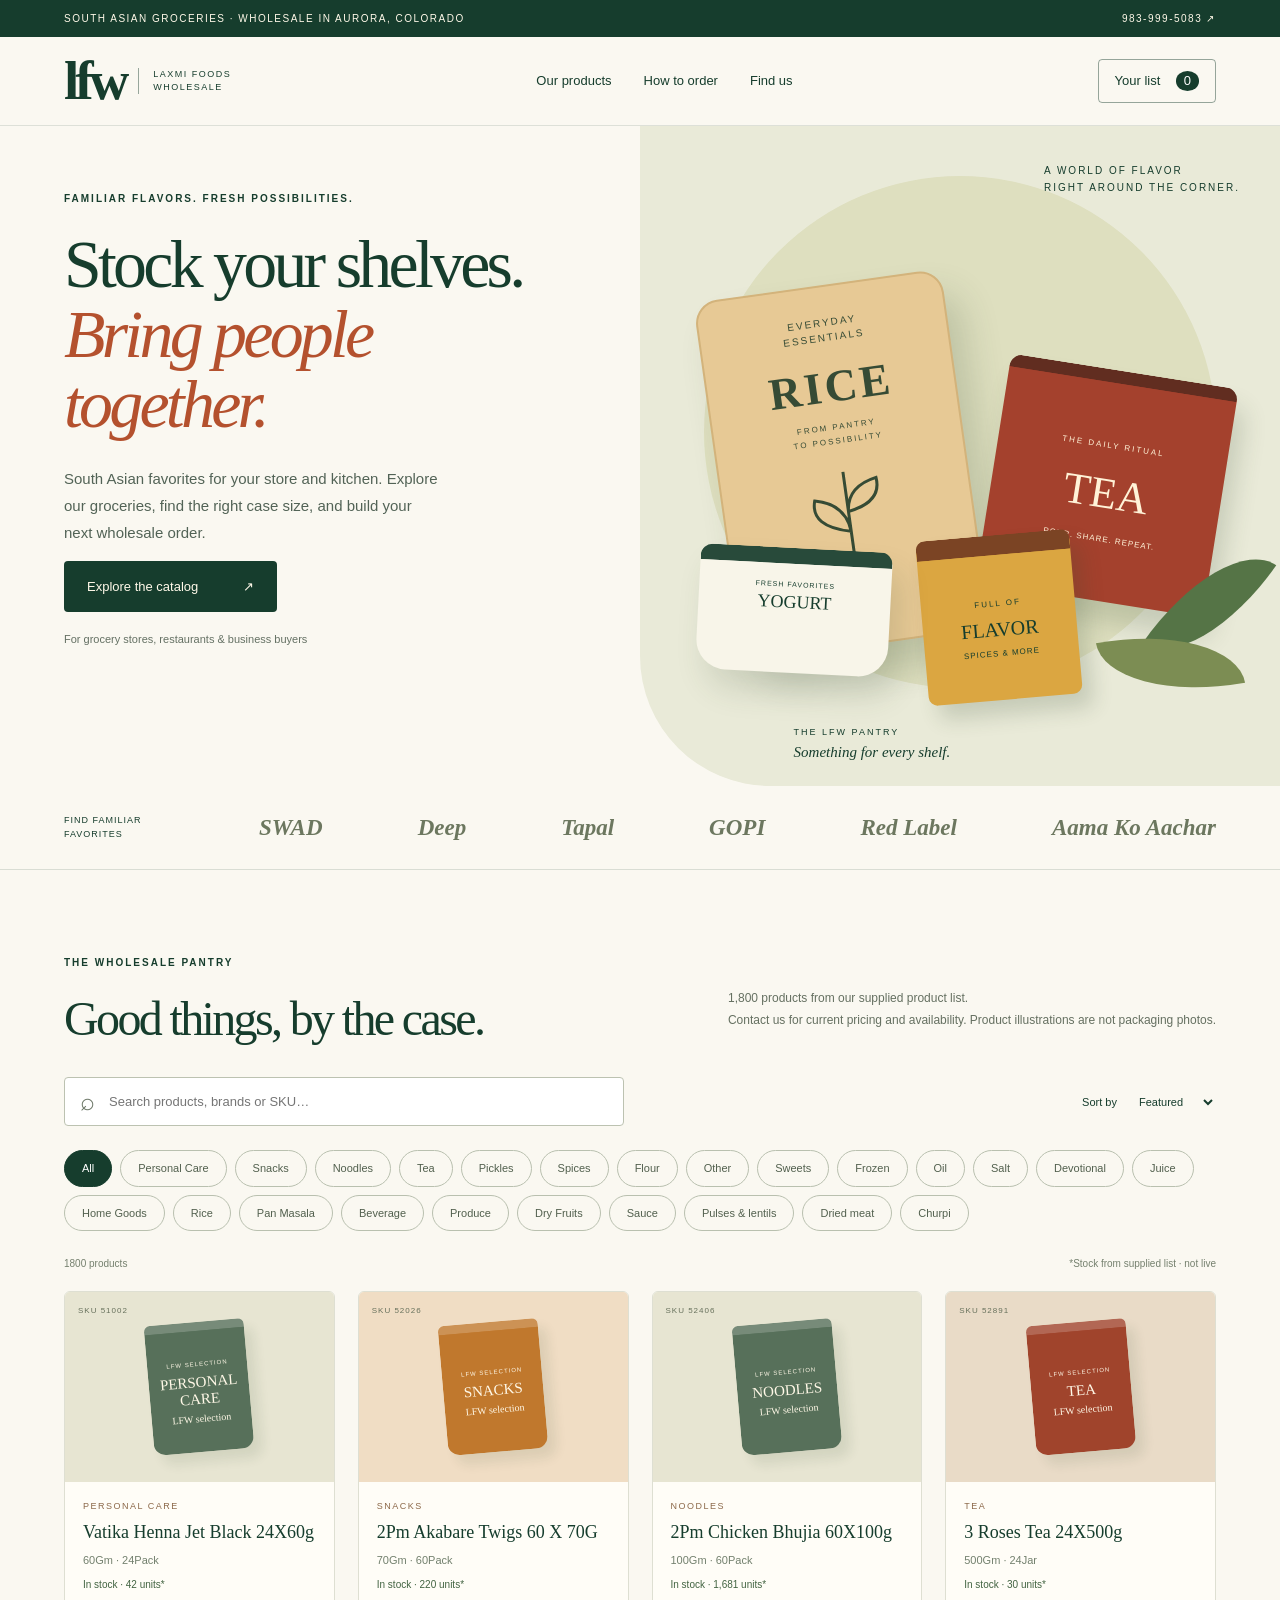
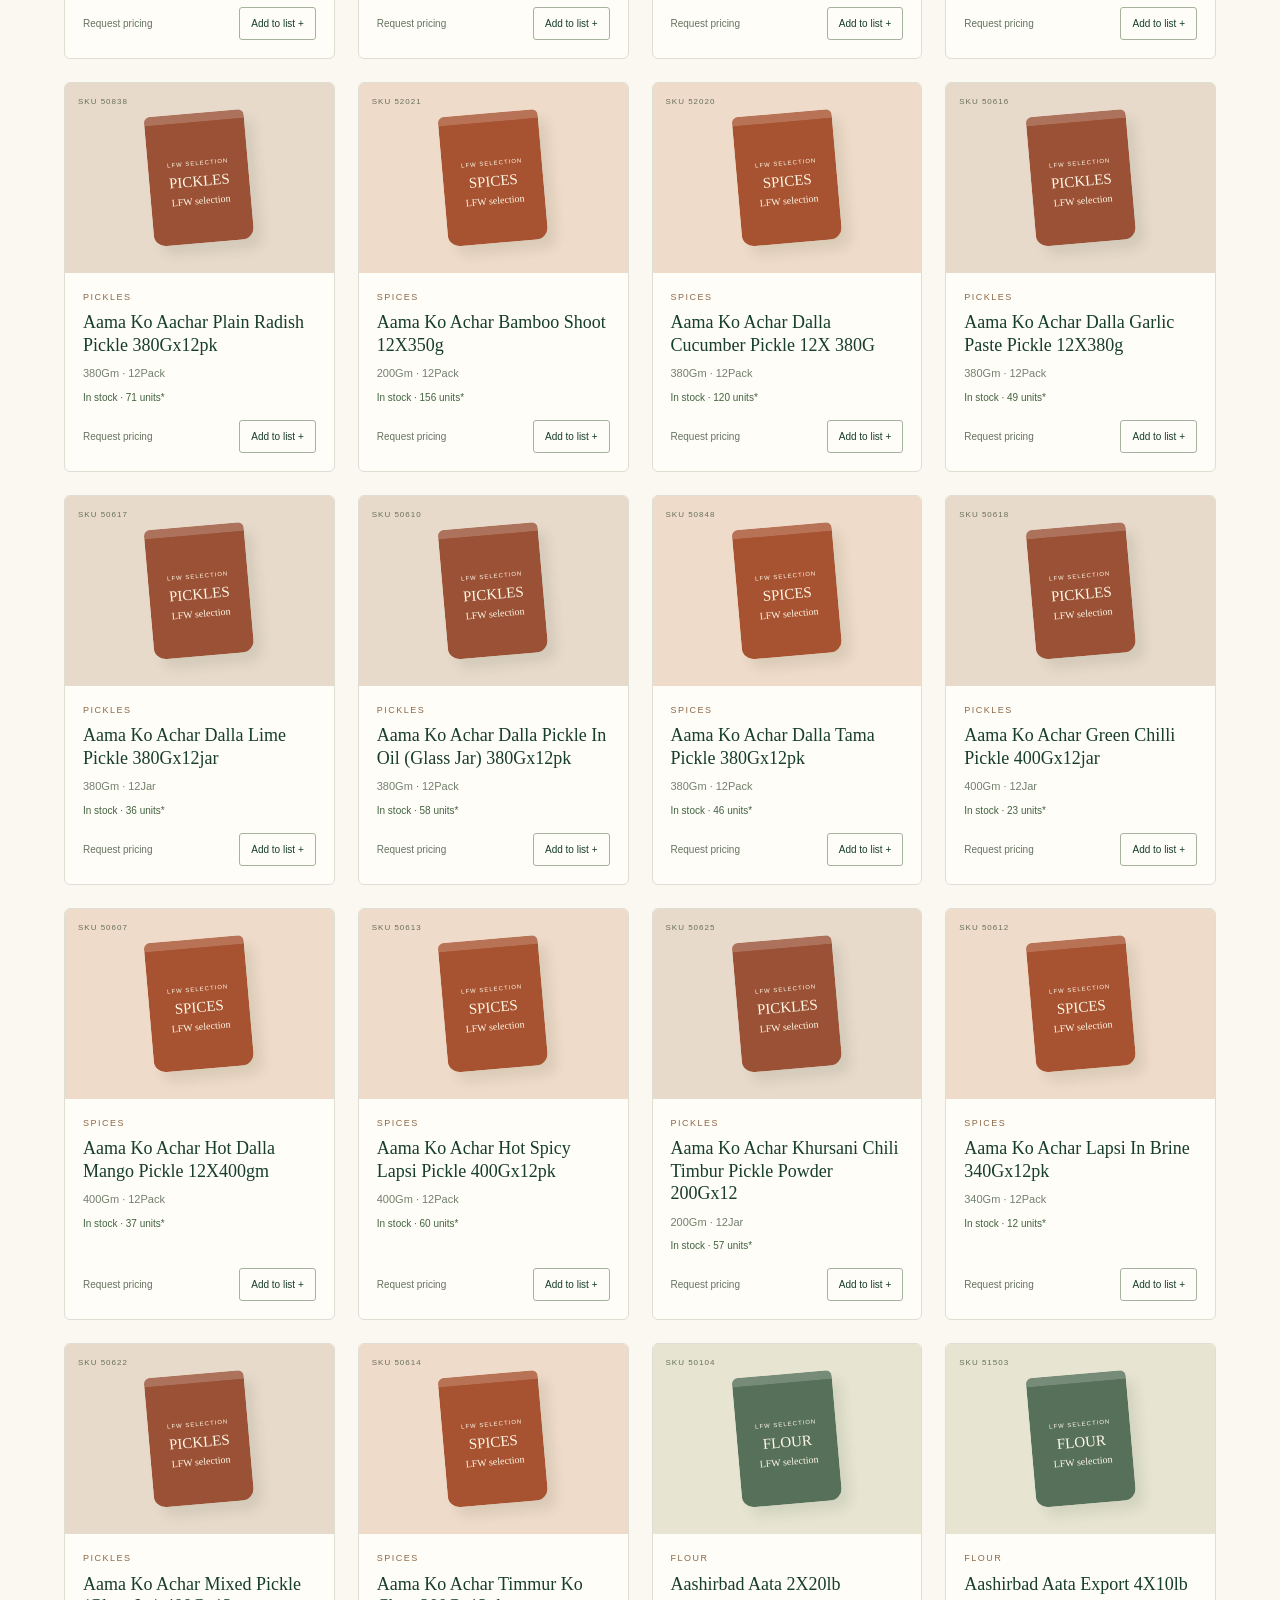
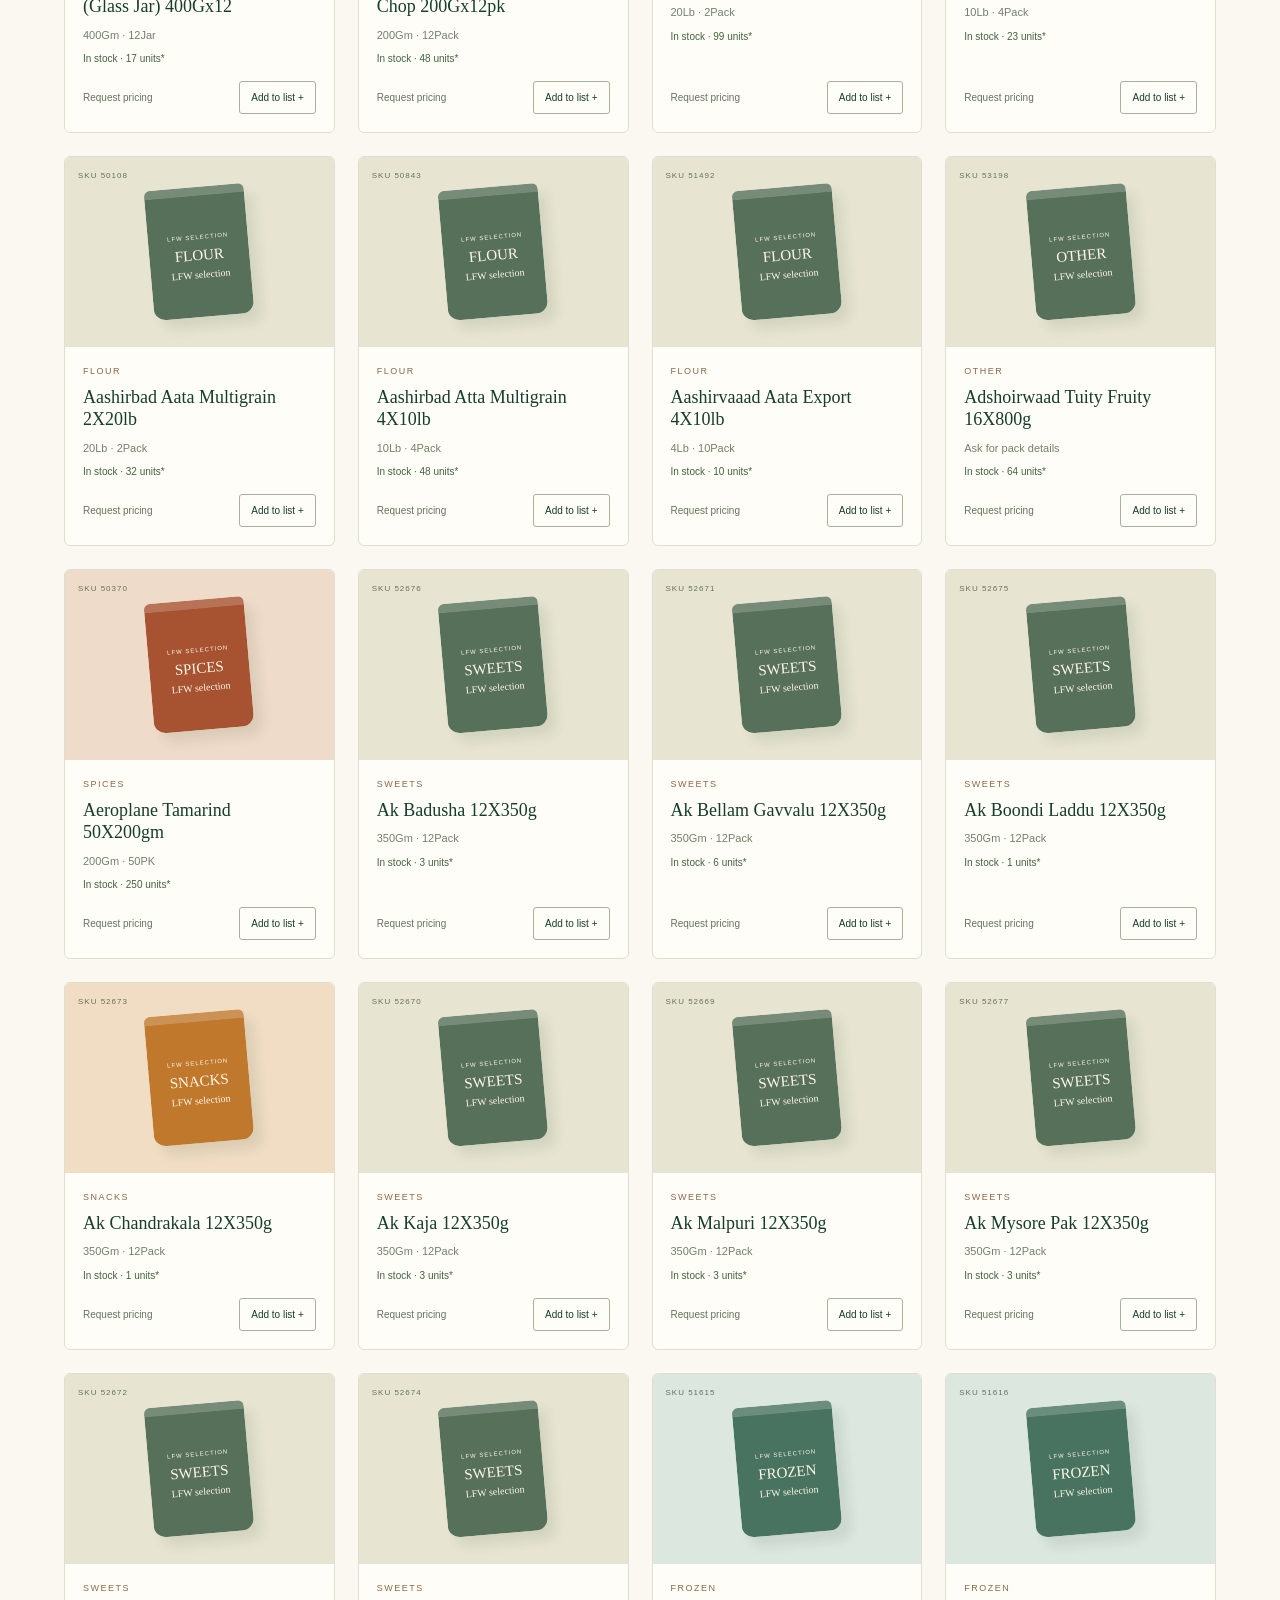
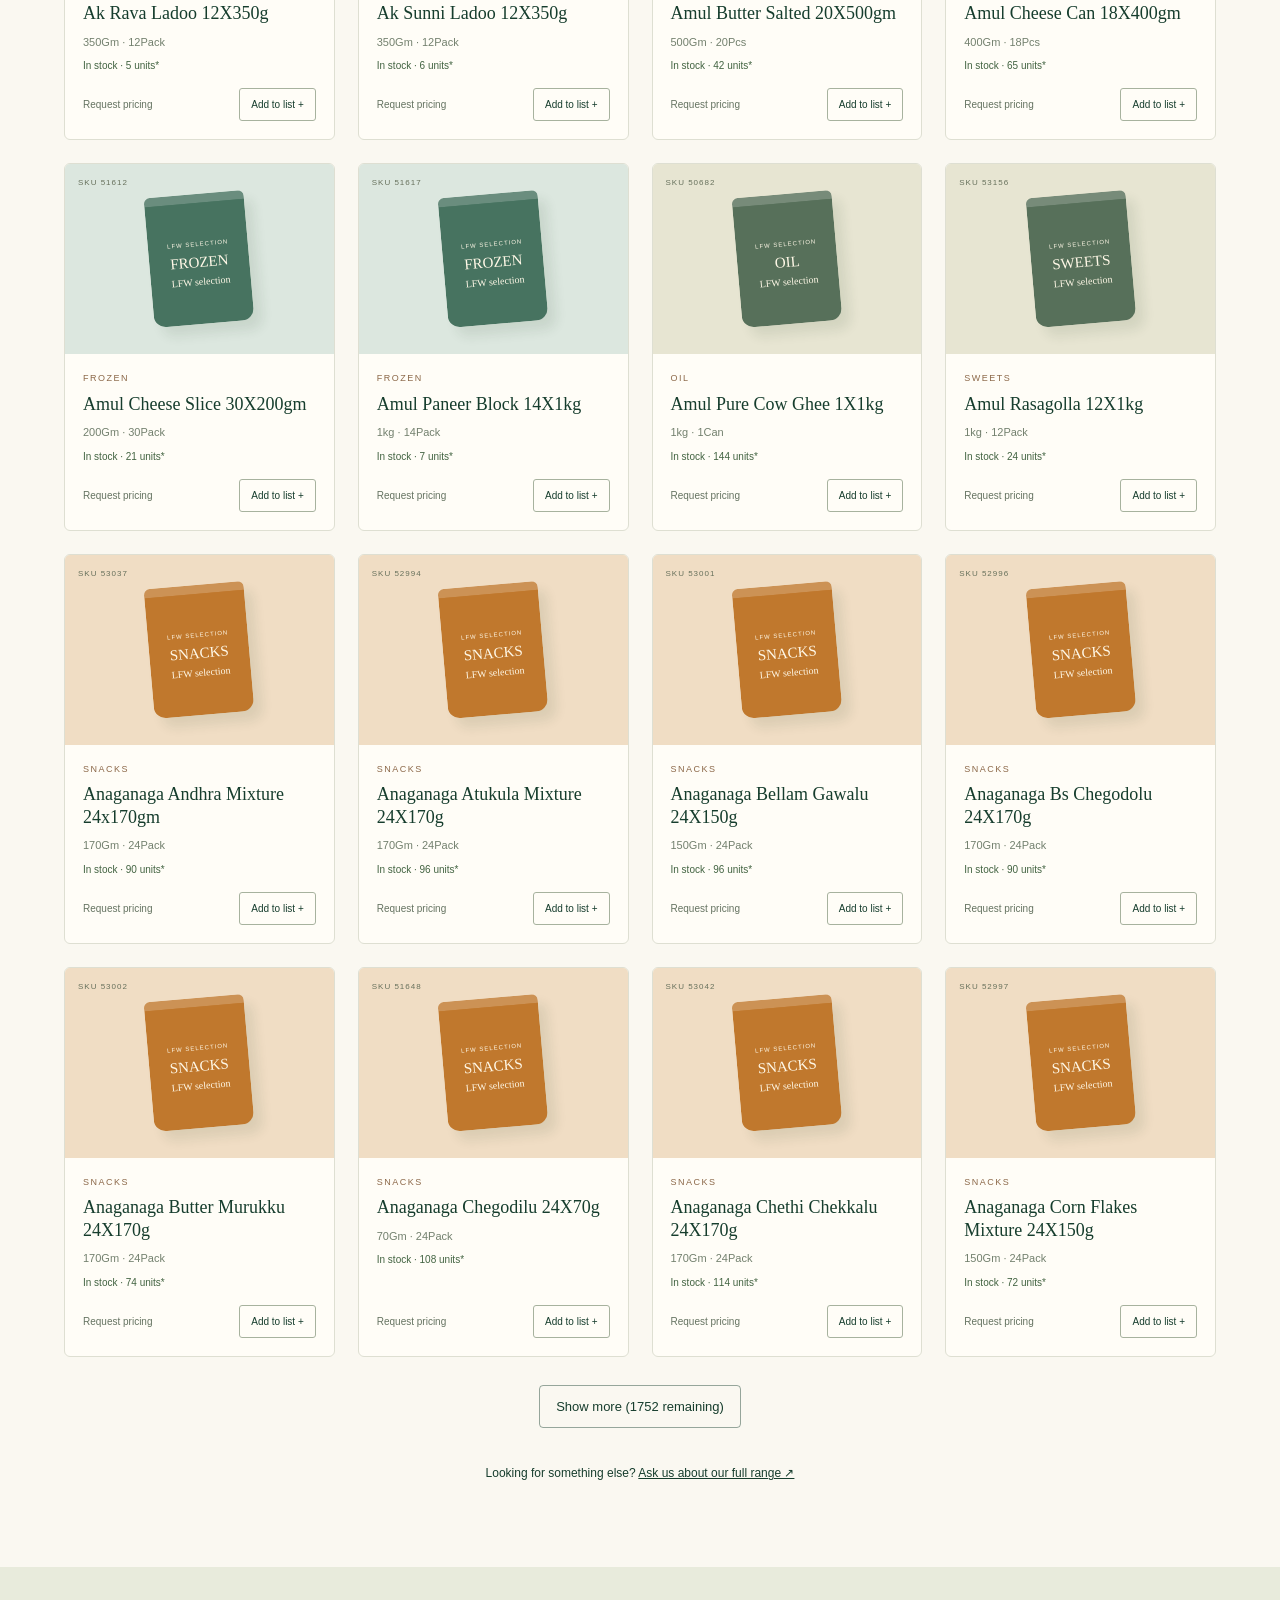
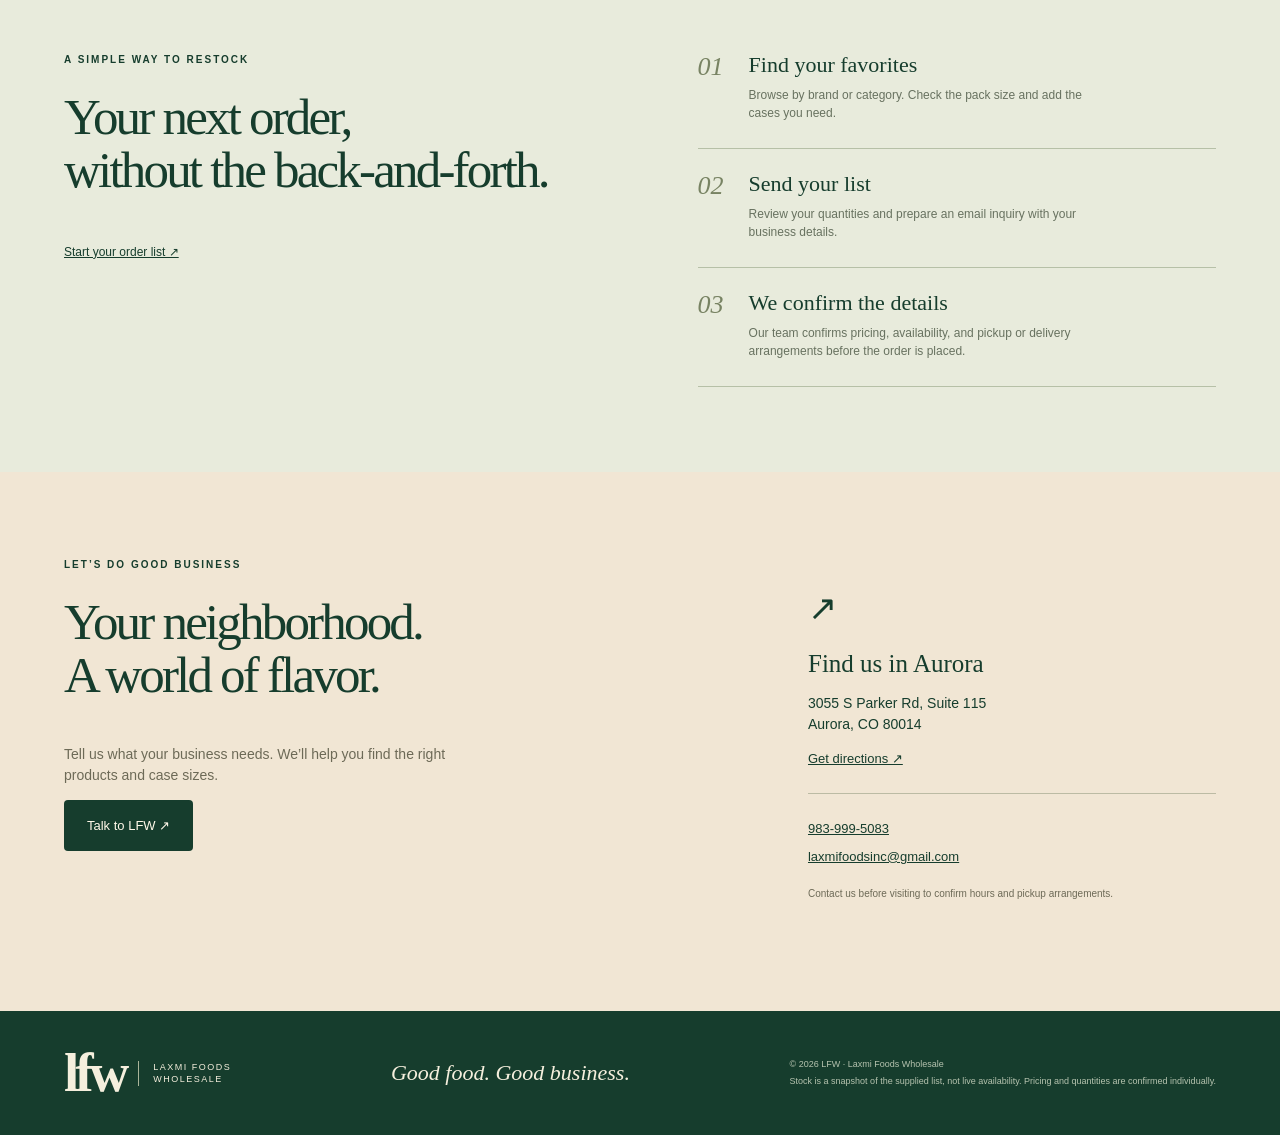
<file: index.html>
<!doctype html>
<html lang="en"><head><meta charset="utf-8"><meta name="viewport" content="width=device-width,initial-scale=1"><meta name="description" content="Laxmi Foods Wholesale — explore South Asian groceries, tea, dairy, snacks and pantry essentials. Build a wholesale order inquiry with LFW in Aurora, Colorado."><meta name="theme-color" content="#163d2d"><title>LFW — Good food. Good business.</title><link rel="stylesheet" href="style.css"><script src="product-data.js" defer></script><script src="app.js" defer></script></head>
<body><div class="topbar">SOUTH ASIAN GROCERIES · WHOLESALE IN AURORA, COLORADO <a href="tel:+19839995083">983-999-5083 ↗</a></div>
<header><a class="logo" href="#" aria-label="LFW home">lfw<span>LAXMI FOODS<br>WHOLESALE</span></a><nav aria-label="Main navigation"><a href="#catalog">Our products</a><a href="#how">How to order</a><a href="#visit">Find us</a></nav><button id="open-order" class="outline">Your list <span id="count">0</span></button></header>
<main><section class="hero"><div class="hero-copy"><p class="eyebrow">FAMILIAR FLAVORS. FRESH POSSIBILITIES.</p><h1>Stock your shelves.<br><em>Bring people<br>together.</em></h1><p class="intro">South Asian favorites for your store and kitchen. Explore our groceries, find the right case size, and build your next wholesale order.</p><a class="button" href="#catalog">Explore the catalog <span>↗</span></a><p class="small hero-note">For grocery stores, restaurants & business buyers</p></div><div class="hero-art" role="img" aria-label="Illustration of a grocery selection with rice, tea, spices and yogurt"><div class="sun"></div><span class="art-note">A WORLD OF FLAVOR<br>RIGHT AROUND THE CORNER.</span><div class="grain-bag"><span>EVERYDAY<br>ESSENTIALS</span><strong>RICE</strong><i>FROM PANTRY<br>TO POSSIBILITY</i><svg viewBox="0 0 100 100" aria-hidden="true"><path d="M50 95V10M50 70Q10 60 18 35Q48 42 50 70M50 50Q85 45 82 20Q52 25 50 50" fill="none" stroke="currentColor" stroke-width="3"/></svg></div><div class="tea-tin"><span>THE DAILY RITUAL</span><strong>TEA</strong><i>POUR. SHARE. REPEAT.</i></div><div class="spice"><span>FULL OF</span><strong>FLAVOR</strong><i>SPICES & MORE</i></div><div class="yogurt"><span>FRESH FAVORITES</span><strong>YOGURT</strong></div><div class="leaf leaf1"></div><div class="leaf leaf2"></div><div class="art-label">THE LFW PANTRY<span>Something for every shelf.</span></div></div></section>
<div class="brand-strip"><span>FIND FAMILIAR FAVORITES</span><b>SWAD</b><b>Deep</b><b>Tapal</b><b>GOPI</b><b>Red Label</b><b>Aama Ko Aachar</b></div>
<section class="catalog section" id="catalog"><div class="section-head"><div><p class="eyebrow">THE WHOLESALE PANTRY</p><h2>Good things, by the case.</h2></div><p>1,800 products from our supplied product list.<br>Contact us for current pricing and availability. Product illustrations are not packaging photos.</p></div><div class="catalog-tools"><label class="search"><span aria-hidden="true">⌕</span><input id="search" type="search" placeholder="Search products, brands or SKU…" aria-label="Search products"></label><label class="sort">Sort by <select id="sort"><option value="featured">Featured</option><option value="az">Name A–Z</option><option value="brand">Brand</option></select></label></div><div id="filters" class="filters" role="group" aria-label="Product category"></div><div class="results-line"><span id="result-count" aria-live="polite"></span><span>*Stock from supplied list · not live</span></div><div id="products" class="products"></div><div class="more-wrap"><button id="load-more" class="outline" hidden>Show more</button></div><div id="empty" hidden><h3>No products found</h3><p>Try a different name, brand, or category.</p><button id="reset" class="outline">Clear filters</button></div><p class="catalog-foot">Looking for something else? <a href="mailto:laxmifoodsinc@gmail.com">Ask us about our full range ↗</a></p></section>
<section id="how" class="how section"><div><p class="eyebrow">A SIMPLE WAY TO RESTOCK</p><h2>Your next order,<br>without the back-and-forth.</h2><a href="#catalog" class="text-link">Start your order list ↗</a></div><ol><li><span>01</span><div><h3>Find your favorites</h3><p>Browse by brand or category. Check the pack size and add the cases you need.</p></div></li><li><span>02</span><div><h3>Send your list</h3><p>Review your quantities and prepare an email inquiry with your business details.</p></div></li><li><span>03</span><div><h3>We confirm the details</h3><p>Our team confirms pricing, availability, and pickup or delivery arrangements before the order is placed.</p></div></li></ol></section>
<section class="visit section" id="visit"><div><p class="eyebrow">LET’S DO GOOD BUSINESS</p><h2>Your neighborhood.<br>A world of flavor.</h2><p>Tell us what your business needs. We’ll help you find the right products and case sizes.</p><a class="button" href="mailto:laxmifoodsinc@gmail.com">Talk to LFW ↗</a></div><address><span class="location-icon" aria-hidden="true">↗</span><h3>Find us in Aurora</h3><p>3055 S Parker Rd, Suite 115<br>Aurora, CO 80014</p><a href="https://www.google.com/maps/search/?api=1&query=3055+S+Parker+Rd+Suite+115+Aurora+CO+80014" target="_blank" rel="noopener">Get directions ↗</a><hr><a href="tel:+19839995083">983-999-5083</a><a href="mailto:laxmifoodsinc@gmail.com">laxmifoodsinc@gmail.com</a><small>Contact us before visiting to confirm hours and pickup arrangements.</small></address></section></main>
<footer><a class="logo" href="#">lfw<span>LAXMI FOODS<br>WHOLESALE</span></a><p>Good food. Good business.</p><small>© <span id="year"></span> LFW · Laxmi Foods Wholesale<br>Stock is a snapshot of the supplied list, not live availability. Pricing and quantities are confirmed individually.</small></footer>
<dialog id="order" aria-labelledby="order-title"><div class="drawer-head"><div><p class="eyebrow">YOUR NEXT RESTOCK</p><h2 id="order-title">Your order list</h2></div><button id="close-order" class="icon-button" aria-label="Close order list">×</button></div><div id="order-lines"></div><div id="inquiry-fields"><p class="notice">This is an inquiry. Your order is placed only after LFW confirms it.</p><form id="inquiry"><label>Business name<input id="business" required maxlength="100" autocomplete="organization"></label><div class="form-row"><label>Your name<input id="name" required maxlength="80" autocomplete="name"></label><label>Email<input id="email" type="email" required maxlength="150" autocomplete="email"></label></div><label>Phone <span>(optional)</span><input id="phone" type="tel" maxlength="30" autocomplete="tel"></label><label>Notes <span>(delivery, pickup, or other products)</span><textarea id="notes" maxlength="1500" rows="3"></textarea></label><button class="button" type="submit">Prepare email inquiry ↗</button><p class="small">Opens your email app with a draft. Review it and press Send there.</p></form><div id="email-fallback" hidden><h3>Your inquiry is ready</h3><p>If your email app didn’t open, copy the message below and email it to <a href="mailto:laxmifoodsinc@gmail.com">laxmifoodsinc@gmail.com</a>.</p><textarea id="message" rows="10" readonly aria-label="Prepared inquiry text"></textarea><button id="copy" class="outline">Copy inquiry</button><button id="download" class="outline">Download list</button></div></div></dialog><div id="toast" role="status" aria-live="polite"></div></body></html>
</file>
<file: style.css>
*{box-sizing:border-box}html{scroll-behavior:smooth;scroll-padding-top:100px}body{margin:0;background:#faf8f1;color:#163d2d;font-family:Arial,Helvetica,sans-serif;line-height:1.5}button,input,select,textarea{font:inherit}button,a,input,select,textarea{-webkit-tap-highlight-color:transparent}a{color:inherit}button{cursor:pointer}button:disabled{cursor:default;opacity:.5}a,button,input,select,textarea{outline-offset:4px}button:focus-visible,a:focus-visible,input:focus-visible,select:focus-visible,textarea:focus-visible{outline:3px solid #d36b39}h1,h2,h3,p{margin-top:0}h1,h2{font-family:Georgia,serif;font-weight:400;letter-spacing:-.055em;line-height:1.03}.topbar{background:#163d2d;color:#fff9e9;font-size:10px;letter-spacing:1.5px;padding:11px 5%;display:flex;justify-content:space-between}.topbar a{text-decoration:none}header{position:sticky;top:0;z-index:5;background:#faf8f1f5;backdrop-filter:blur(10px);padding:22px 5%;display:flex;justify-content:space-between;align-items:center;border-bottom:1px solid #163d2d20}.logo{display:flex;gap:13px;align-items:center;text-decoration:none;font-family:Georgia,serif;font-size:55px;font-weight:bold;line-height:.8;letter-spacing:-4px}.logo span{font:9px/1.4 Arial;letter-spacing:1.5px;border-left:1px solid #163d2d70;padding-left:14px}nav{display:flex;gap:32px;font-size:13px}nav a{text-decoration:none}nav a:hover{text-decoration:underline}.outline{background:transparent;border:1px solid #163d2d70;border-radius:4px;padding:11px 16px;color:#163d2d;font-size:13px}.outline:hover{background:#e8ebdd}#count{background:#163d2d;color:white;border-radius:50%;min-width:23px;display:inline-block;margin-left:12px;text-align:center}.hero{display:grid;grid-template-columns:1fr 1fr;min-height:660px}.hero-copy{padding:65px 6vw 60px 5vw}.eyebrow{font-size:10px;letter-spacing:2px;font-weight:700;margin-bottom:24px}h1{font-size:clamp(46px,5.3vw,84px);margin-bottom:25px}h1 em{color:#b4512e;font-weight:400}.intro{max-width:380px;font-size:15px;color:#526356;line-height:1.8}.button{display:inline-flex;gap:45px;align-items:center;justify-content:space-between;text-decoration:none;border:0;border-radius:4px;padding:16px 23px;background:#163d2d;color:#fff9e9;font-size:13px}.button:hover{background:#28583f}.small{font-size:11px;color:#647063}.hero-note{margin:19px 0 0}.hero-art{background:#e9ead8;position:relative;overflow:hidden;min-height:560px;border-bottom-left-radius:130px}.sun{position:absolute;width:80%;aspect-ratio:1;top:50px;left:10%;border-radius:50%;background:#dedfbf}.art-note{position:absolute;right:40px;top:36px;font-size:10px;letter-spacing:2px;line-height:1.7}.grain-bag{position:absolute;left:12%;top:24%;height:55%;width:39%;background:#e7c995;border:2px solid #d3b37b;border-radius:24px 24px 32px 32px;transform:rotate(-8deg);box-shadow:15px 25px 35px #364d3030;display:flex;align-items:center;flex-direction:column;padding:28px 15px;color:#364b35}.grain-bag span{font-size:10px;text-align:center;letter-spacing:2px}.grain-bag strong{font: bold 45px Georgia;letter-spacing:3px;margin:16px 0 8px}.grain-bag i{font:8px/1.7 Arial;letter-spacing:2px;text-align:center}.grain-bag svg{height:100px;margin-top:15px}.tea-tin{position:absolute;right:9%;top:37%;width:36%;height:35%;background:#a4412d;border-radius:12px;transform:rotate(9deg);box-shadow:10px 20px 25px #364d3030;border-top:13px solid #612d20;display:flex;align-items:center;flex-direction:column;justify-content:center;color:#fff2d7}.tea-tin span,.spice span{font-size:8px;letter-spacing:2px}.tea-tin strong{font:44px Georgia;margin:16px}.tea-tin i,.spice i{font:8px Arial;letter-spacing:1px}.spice{position:absolute;left:44%;bottom:13%;width:24%;height:25%;background:#dba641;transform:rotate(-5deg);border-radius:9px;border-top:20px solid #7b4424;display:flex;align-items:center;flex-direction:column;justify-content:center;box-shadow:10px 15px 20px #364d3030}.spice strong{font:20px Georgia;margin:8px}.yogurt{position:absolute;bottom:17%;left:9%;width:30%;height:19%;background:#f8f5e9;border-radius:12px 12px 30px 30px;transform:rotate(3deg);border-top:16px solid #284a3a;box-shadow:10px 20px 30px #364d3025;text-align:center;padding:16px 0}.yogurt span{font-size:7px;letter-spacing:1px;display:block}.yogurt strong{font:18px Georgia}.leaf{position:absolute;bottom:17%;right:6%;background:#557446;width:65px;height:140px;border-radius:100% 0;transform:rotate(35deg)}.leaf2{right:12%;bottom:8%;transform:rotate(80deg);background:#7c8d53}.art-label{position:absolute;bottom:25px;left:24%;font-size:9px;letter-spacing:2px}.art-label span{display:block;font:italic 15px Georgia;letter-spacing:0;margin-top:5px}.brand-strip{display:flex;justify-content:space-between;align-items:center;gap:25px;padding:28px 5%;border-bottom:1px solid #163d2d25;flex-wrap:wrap}.brand-strip>span{font-size:9px;letter-spacing:1px;max-width:100px}.brand-strip b{font:italic bold 23px Georgia;color:#6c775f}.section{padding:85px 5%}.section-head{display:flex;justify-content:space-between;align-items:end;gap:30px;margin-bottom:34px}.section-head h2{font-size:48px;margin-bottom:0}.section-head p:last-child{font-size:12px;color:#657061;line-height:1.8}.catalog-tools{display:flex;gap:25px;align-items:center;justify-content:space-between}.search{display:flex;gap:12px;align-items:center;max-width:560px;width:100%;border:1px solid #bcc2b1;border-radius:4px;padding:11px 15px;background:white}.search span{font-size:25px;line-height:1}.search input{border:0;outline:none;width:100%;font-size:13px;color:#163d2d;background:none}.sort{font-size:11px;white-space:nowrap}.sort select{margin-left:7px;padding:8px;border:0;background:transparent;color:#163d2d}.filters{display:flex;gap:8px;flex-wrap:wrap;margin:24px 0}.filters button{border:1px solid #b9c0af;background:transparent;color:#52604e;border-radius:25px;padding:9px 17px;font-size:11px}.filters button[aria-pressed=true]{background:#163d2d;border-color:#163d2d;color:white}.results-line{display:flex;justify-content:space-between;font-size:10px;color:#75806e;margin:25px 0 20px}.products{display:grid;grid-template-columns:repeat(4,1fr);gap:23px}.product{background:#fffdf7;border:1px solid #dedfd2;border-radius:6px;overflow:hidden;display:flex;flex-direction:column}.product-visual{height:190px;display:grid;place-items:center;background:var(--wash,#eeeddf);position:relative}.pack-art{height:130px;width:100px;border-radius:6px 6px 12px 12px;background:var(--ink,#315439);color:#fff8e7;box-shadow:8px 10px 12px #1b402319;display:flex;flex-direction:column;align-items:center;justify-content:center;transform:rotate(-5deg);border-top:9px solid #ffffff30}.pack-art strong{font:20px Georgia;text-align:center;padding:8px}.pack-art span{font-size:7px;letter-spacing:1px;text-transform:uppercase}.pack-art i{font:10px Georgia}.sku-tag{position:absolute;top:13px;left:13px;font-size:8px;letter-spacing:1px;color:#66705b}.product-content{padding:18px;display:flex;flex-direction:column;flex:1}.product-brand{font-size:9px;letter-spacing:1.5px;text-transform:uppercase;color:#8c6849;margin-bottom:7px}.product h3{font:18px/1.25 Georgia;margin-bottom:9px}.product .pack-size{font-size:11px;color:#73806e;margin-bottom:20px}.product-bottom{display:flex;align-items:center;justify-content:space-between;margin-top:auto}.product-bottom span{font-size:10px;color:#657361}.add{border:1px solid #a7b29e;background:transparent;border-radius:3px;padding:8px 11px;color:#163d2d;font-size:10px}.add:hover{background:#163d2d;color:white}.catalog-foot{text-align:center;font-size:12px;margin:36px 0 0}.how{background:#e8ebdc;display:grid;grid-template-columns:1fr 1fr;gap:10%}.how h2,.visit h2{font-size:51px}.text-link{font-size:12px}.how ol{list-style:none;padding:0;margin:0}.how li{display:flex;gap:25px;border-bottom:1px solid #b6c0a7;padding:22px 0}.how li:first-child{padding-top:0}.how li span{font:italic 26px Georgia;color:#788363}.how li h3{font:22px Georgia;margin-bottom:8px}.how li p{font-size:12px;color:#687260;max-width:360px;margin-bottom:4px}.visit{display:grid;grid-template-columns:1.4fr 1fr;gap:15%;background:#f1e6d4}.visit>div>p:not(.eyebrow){font-size:14px;max-width:390px;color:#6d6a57}.visit address{font-style:normal;padding:25px 0}.visit address h3{font:25px Georgia;margin:15px 0}.visit address p{font-size:14px}.visit address a{font-size:13px;display:block;margin:8px 0}.visit address small{font-size:10px;display:block;margin-top:20px;color:#6d6a57}.visit hr{border:0;border-top:1px solid #bcbba4;margin:25px 0}.location-icon{font-size:35px}footer{background:#163d2d;color:#f5efdd;padding:40px 5%;display:flex;align-items:center;justify-content:space-between;gap:25px}footer .logo span{border-color:#aab59a}footer>p{font:italic 22px Georgia;margin:0}footer small{font-size:9px;color:#b6c3af;line-height:1.9}dialog{border:0;padding:30px;max-width:570px;width:calc(100% - 24px);max-height:92dvh;border-radius:10px;color:#163d2d;background:#faf8f1;box-shadow:0 20px 100px #0005}dialog::backdrop{background:#152c23a8;backdrop-filter:blur(3px)}.drawer-head{display:flex;justify-content:space-between;align-items:start;border-bottom:1px solid #d4d8c9;margin-bottom:20px}.drawer-head h2{font-size:37px}.drawer-head .eyebrow{margin-bottom:10px}.icon-button{font-size:28px;background:none;border:0;color:#163d2d}.order-line{padding:15px 0;border-bottom:1px solid #ddd;display:flex;gap:15px;justify-content:space-between;align-items:center}.order-line h3{font:17px Georgia;margin:0 0 5px}.order-line small{font-size:10px;color:#657361}.quantity{display:flex;align-items:center;gap:7px}.quantity input{width:56px;padding:7px;border:1px solid #b9c0af;border-radius:3px;background:white}.quantity button{border:0;background:none;color:#8d472f;font-size:10px}.notice{background:#e8ebdc;padding:14px;font-size:11px;margin-top:20px}form label{display:flex;flex-direction:column;font-size:11px;margin:14px 0;gap:5px}label span{font-weight:normal;color:#6b7666}form input,textarea{width:100%;border:1px solid #bcc2b1;background:white;border-radius:3px;padding:10px;color:#163d2d}.form-row{display:grid;grid-template-columns:1fr 1fr;gap:14px}form .button{width:100%;margin-top:10px}#email-fallback p{font-size:12px}#email-fallback{margin-top:25px}#email-fallback .outline{margin:12px 4px 0 0}#toast{position:fixed;bottom:25px;left:50%;transform:translateX(-50%);z-index:10;background:#163d2d;color:white;border-radius:5px;padding:12px 20px;font-size:12px;opacity:0;pointer-events:none;transition:opacity .2s}#toast.show{opacity:1}#empty{text-align:center;padding:40px} [hidden]{display:none!important}@media(min-width:1500px){.hero{min-height:760px}.hero-copy{padding-top:100px}.hero-art{min-height:700px}}@media(max-width:1000px){.products{grid-template-columns:repeat(3,1fr)}h1{font-size:55px}.hero-art{min-height:580px}.hero-copy{padding-top:55px}.how h2,.visit h2{font-size:40px}.section{padding:65px 5%}}@media(max-width:700px){.topbar{font-size:8px;letter-spacing:.5px}.topbar a{display:none}header{padding:19px 5%;flex-wrap:wrap;gap:20px}.logo{font-size:43px}.logo span{font-size:7px}nav{order:3;width:100%;justify-content:space-between;font-size:11px;gap:12px}.hero{grid-template-columns:1fr}.hero-copy{padding:45px 6%}.hero h1{font-size:57px}.hero-art{min-height:490px;border-radius:0 0 0 85px}.brand-strip{gap:25px;justify-content:center}.brand-strip>span{width:100%;max-width:none;text-align:center}.brand-strip b{font-size:19px}.section-head{display:block}.section-head h2{font-size:38px;margin-bottom:20px}.section-head p:last-child{font-size:11px}.section-head .eyebrow{margin-bottom:15px}.catalog-tools{display:block}.sort{display:block;text-align:right;margin-top:12px}.products{grid-template-columns:repeat(2,minmax(0,1fr));gap:12px}.product-visual{height:150px}.pack-art{height:110px;width:85px}.pack-art strong{font-size:17px}.product-content{padding:13px}.product h3{font-size:16px}.product-bottom{gap:5px;flex-wrap:wrap}.product-bottom span{font-size:9px}.filters{gap:6px}.filters button{font-size:10px;padding:8px 11px}.results-line span:last-child{display:none}.how,.visit{grid-template-columns:1fr;gap:35px}.how h2,.visit h2{font-size:41px}.visit address{padding:0}footer{flex-direction:column;align-items:flex-start}footer>p{font-size:20px}.section{padding:50px 5%}dialog{padding:20px}.form-row{grid-template-columns:1fr;gap:0}.quantity{flex-wrap:wrap;justify-content:end}.order-line>div:first-child{max-width:65%}}@media(prefers-reduced-motion:reduce){html{scroll-behavior:auto}*{transition:none!important}}

.more-wrap{text-align:center;margin-top:28px}.pack-art strong{overflow-wrap:anywhere;font-size:15px;padding:5px}.pack-art span{font-size:6px}.filters{max-height:145px;overflow-y:auto}

.product .pack-size{margin-bottom:8px}.stock{font-size:10px;color:#426341;margin-bottom:15px}
</file>
